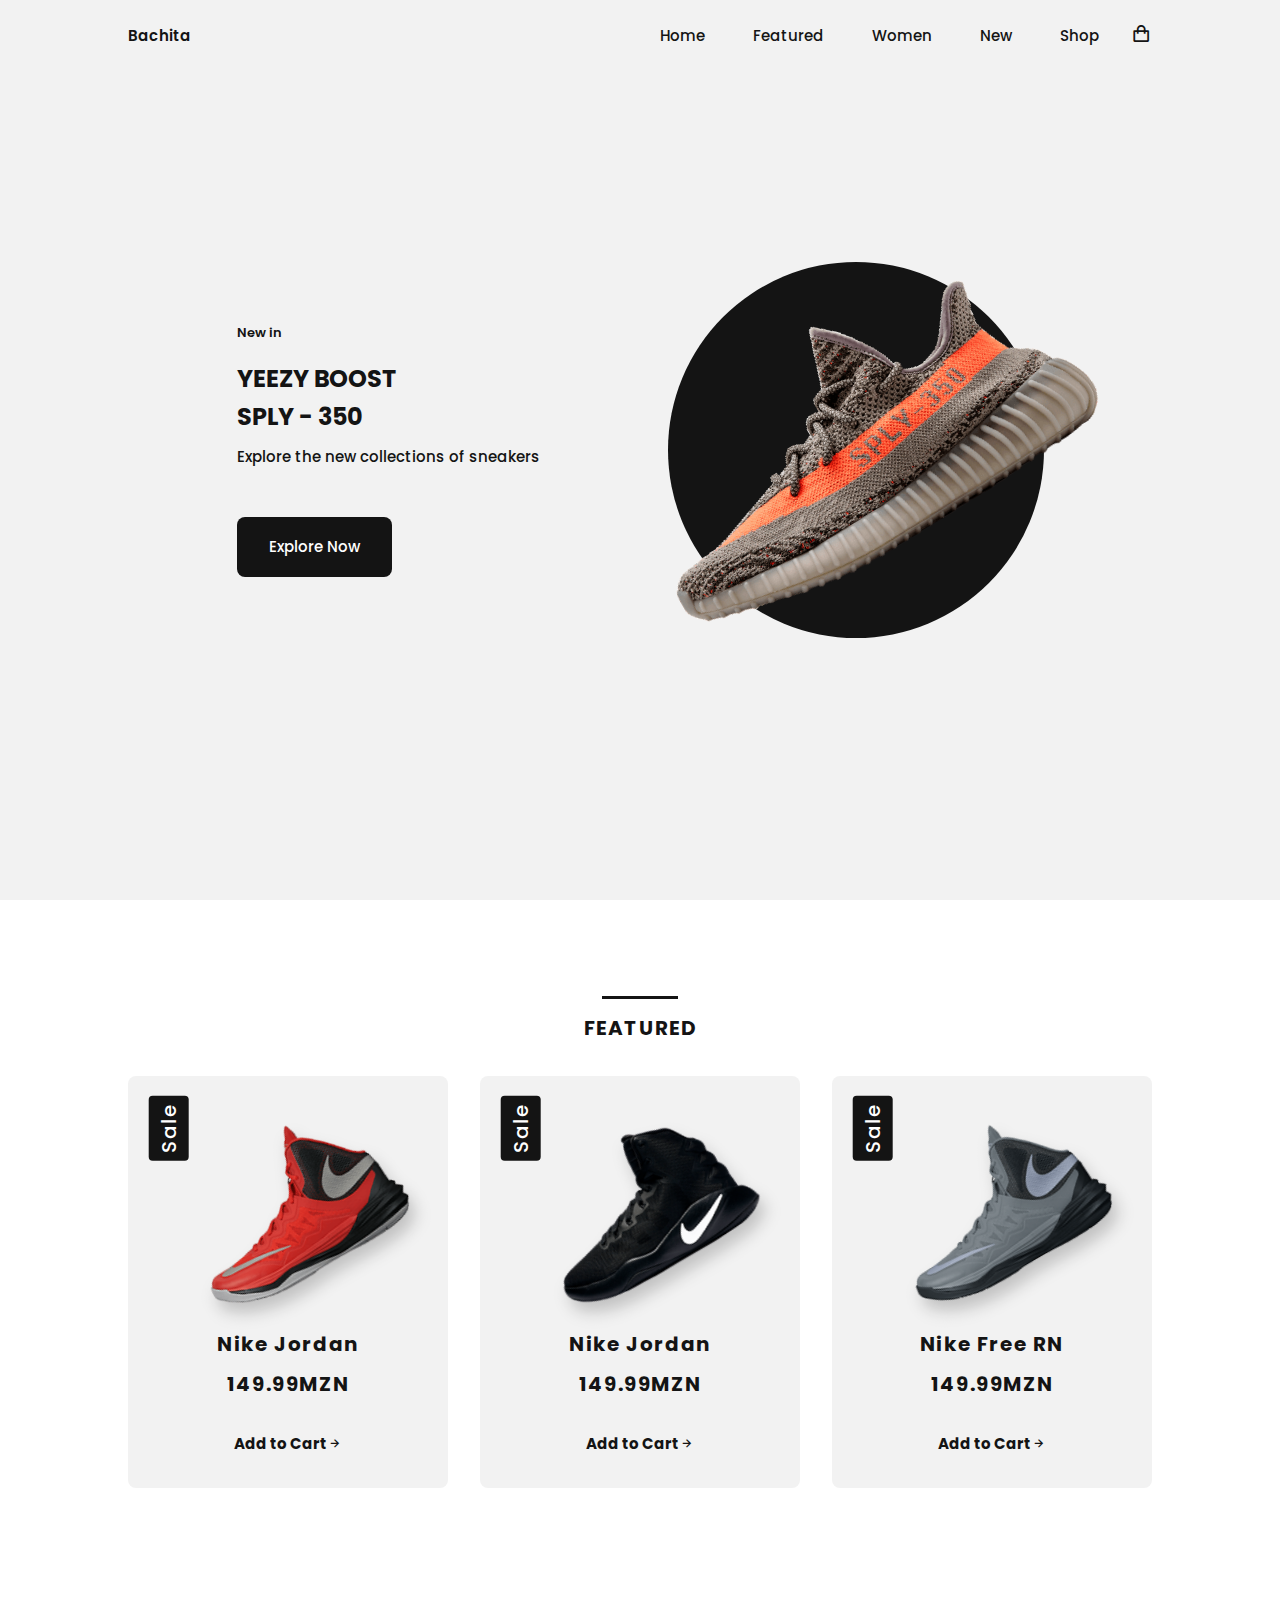
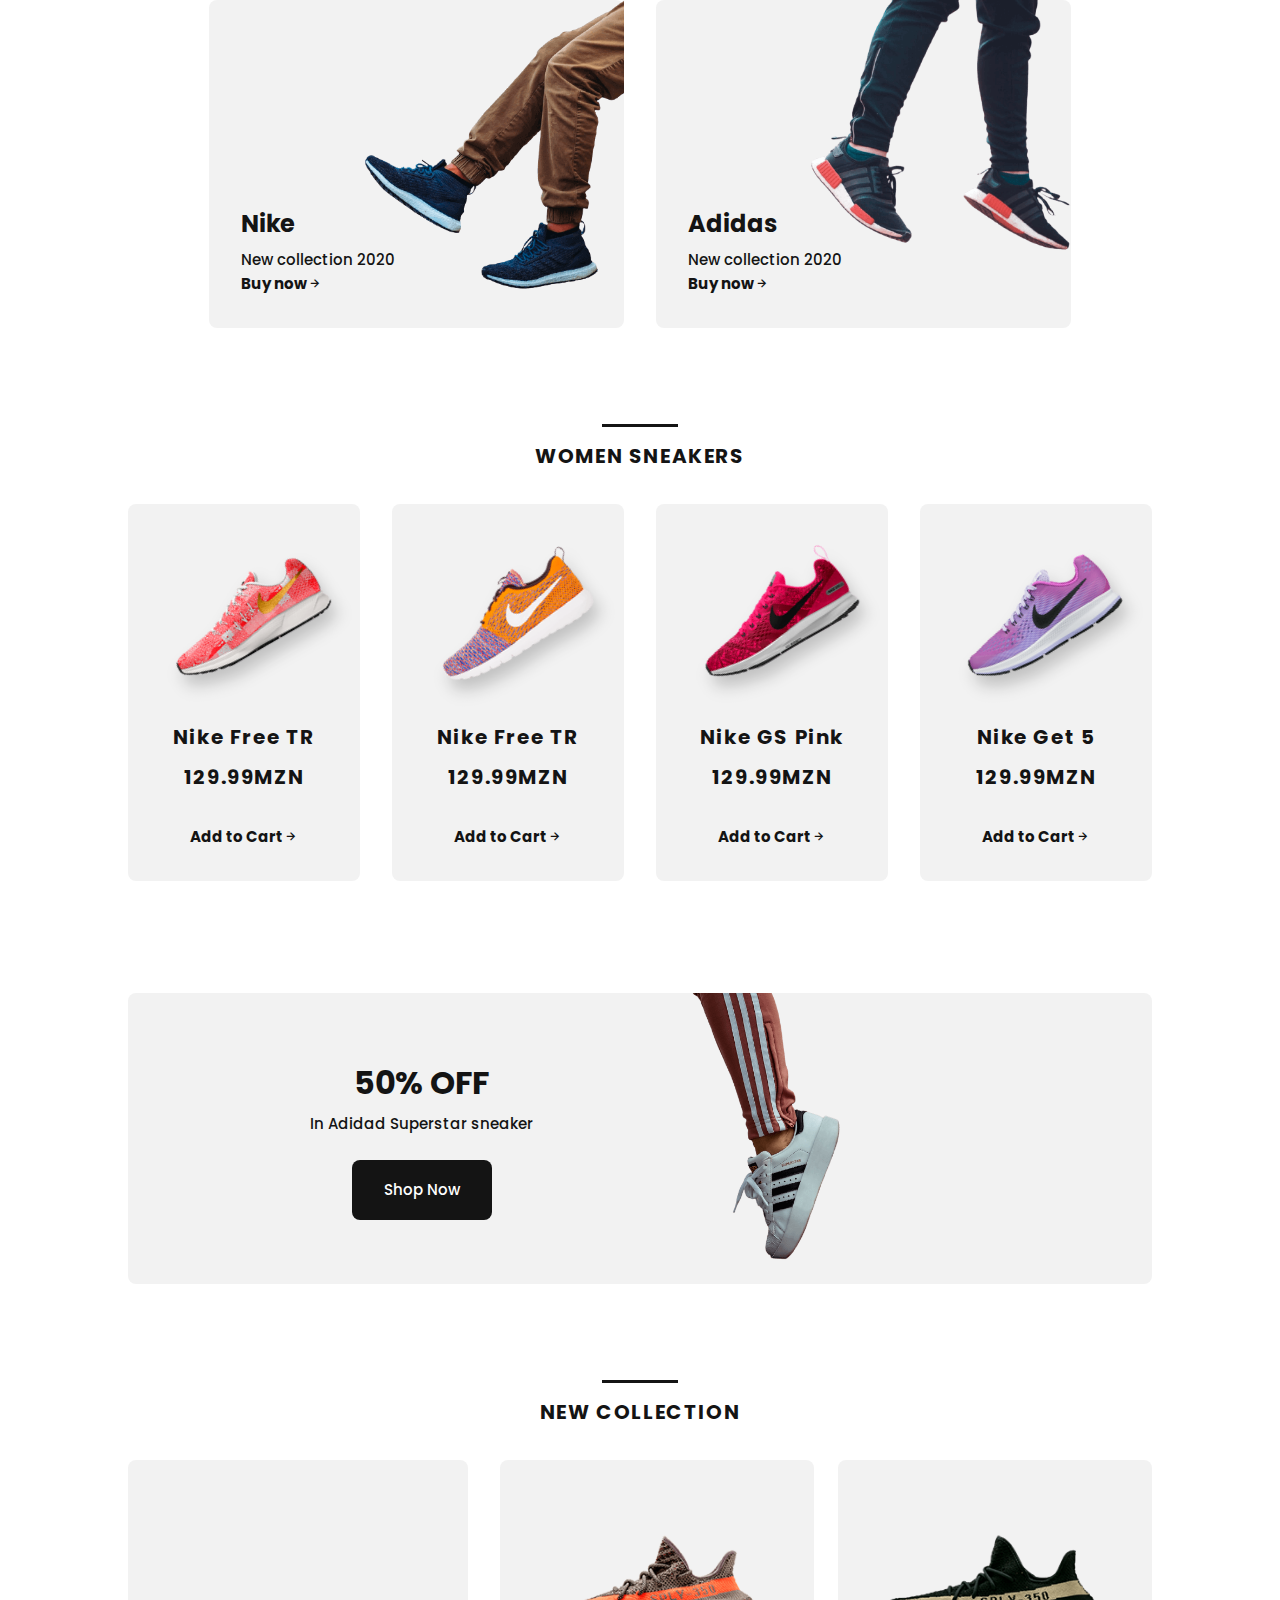
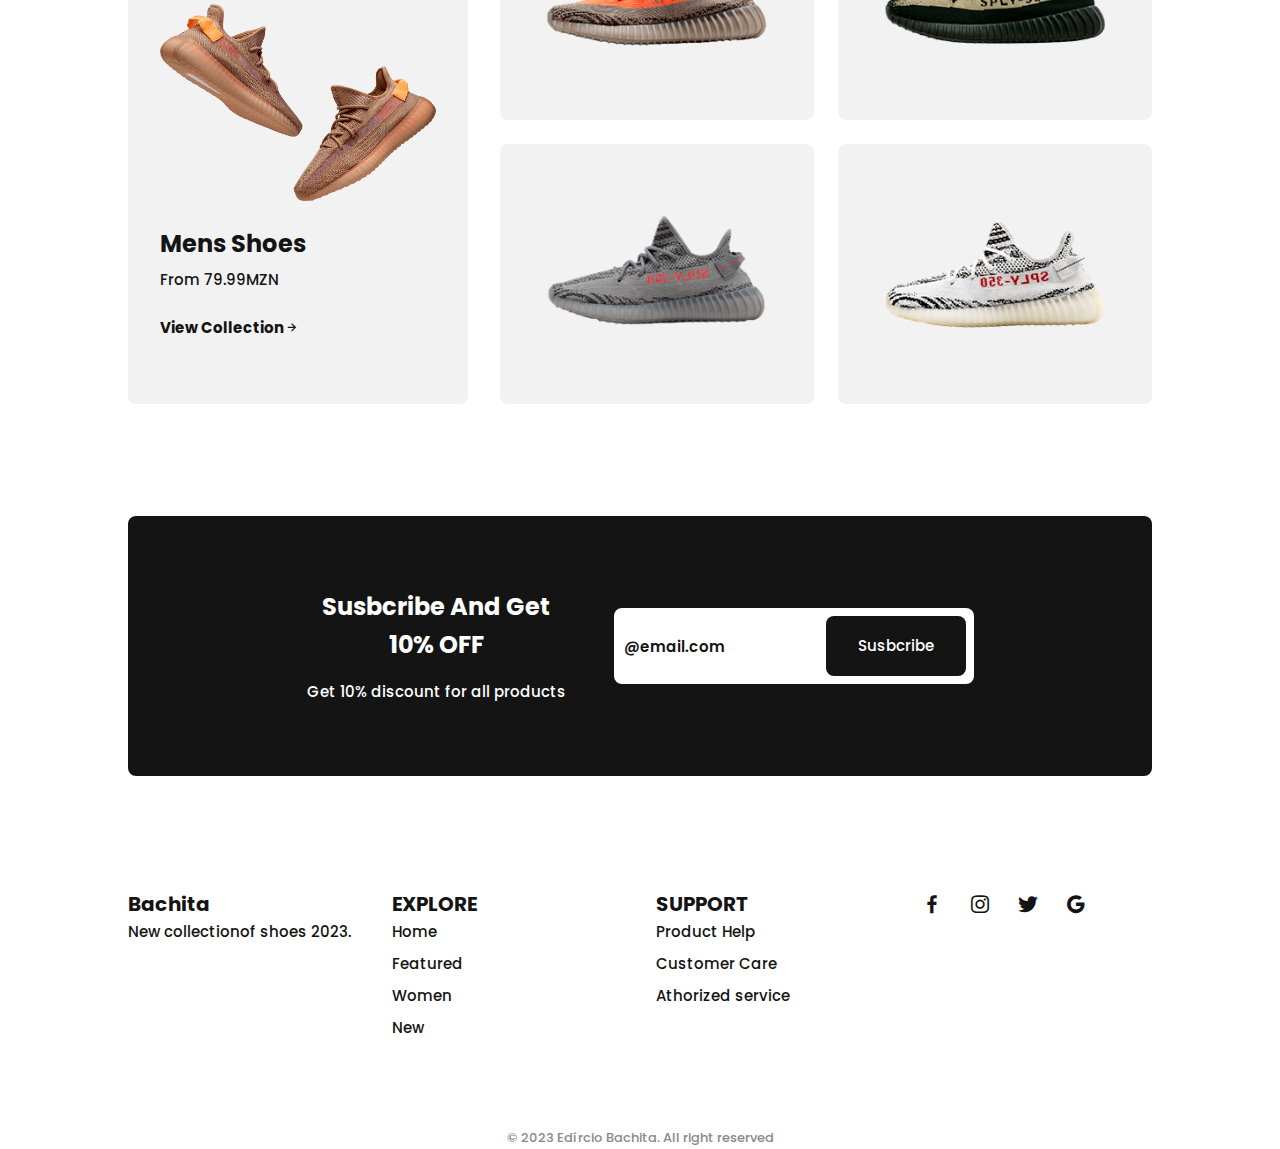
<file: index.html>
<!DOCTYPE html>
<html lang="en">

<head>
    <meta charset="UTF-8">
    <meta name="viewport" content="width=device-width, initial-scale=1.0">

    <!-- ===== CSS ===== -->
    <link rel="stylesheet" href="assets/css/styles.css">

    <!-- ===== BOX ICONS ===== -->
    <link rel="stylesheet" href="assets/boxicons/css/boxicons.min.css">


    <title>Ecommerce Website</title>
</head>

<body>

    <!--===== HEADER =====-->
    <header class="l-header" id="header">
        <nav class="nav bd-grid">
            <div class="nav__toggle" id="nav-toggle">
                <i class="bx bxs-grid"></i>
            </div>

            <a href="#" class="nav__logo">Bachita</a>

            <div class="nav__menu" id="nav-menu">
                <ul class="nav__list">
                    <li class="nav__item"><a href="#home" class="nav__link ">Home</a></li>
                    <li class="nav__item"><a href="#featured" class="nav__link">Featured</a></li>
                    <li class="nav__item"><a href="#women" class="nav__link">Women</a></li>
                    <li class="nav__item"><a href="#new" class="nav__link">New</a></li>
                    <li class="nav__item"><a href="shop.html#shop" class="nav__link">Shop</a></li>
                </ul>
            </div>

            <div class="nav__shop">
                <i class="bx bx-shopping-bag"></i>
            </div>
        </nav>
    </header>

    <main class="l-main">
        <!--===== HOME =====-->
        <section class="home" id="home">
            <div class="home__container bd-grid">
                <div class="home__sneaker">
                    <div class="home__shape"></div>
                    <img src="assets/img/imghome.png" alt="" class="home__img">
                </div>

                <div class="home__data">
                    <span class="home__new">New in</span>
                    <h1 class="home__title">YEEZY BOOST <br> SPLY - 350</h1>
                    <p class="home__description">Explore the new collections of sneakers</p>
                    <a href="#" class="button">Explore Now</a>
                </div>
            </div>
        </section>

        <!--===== FEATURED =====-->
        <section class="featured section" id="featured">
            <h2 class="section-title">FEATURED</h2>

            <div class="featured__container bd-grid">
                <article class="sneaker">
                    <div class="sneaker__sale">Sale
                    </div>
                    <img src="assets/img/featured1.png" alt="" class="sneaker__img">
                    <span class="sneaker__name">Nike Jordan</span>
                    <span pan class="sneaker__preci">149.99MZN</span>
                    <a href="" class="button-light">Add to Cart<i class="bx bx-right-arrow-alt bitton-icon">
                        </i></a>
                </article>

                <article class="sneaker">
                    <div class="sneaker__sale">Sale
                    </div>
                    <img src="assets/img/featured2.png" alt="" class="sneaker__img">
                    <span class="sneaker__name">Nike Jordan</span>
                    <span class="sneaker__preci">149.99MZN</span>
                    <a href="" class="button-light">Add to Cart<i class="bx bx-right-arrow-alt bitton-icon">
                        </i></a>
                </article>

                <article class="sneaker">
                    <div class="sneaker__sale">Sale
                    </div>
                    <img src="assets/img/featured3.png" alt="" class="sneaker__img">
                    <span class="sneaker__name">Nike Free RN</span>
                    <span class="sneaker__preci">149.99MZN</span>
                    <a href="" class="button-light">Add to Cart<i class="bx bx-right-arrow-alt bitton-icon">
                        </i></a>
                </article>

            </div>
        </section>

        <!--===== COLLECTION =====-->
        <section class="collection section">
            <div class="collection__container bd-grid">
                
                <div class="collection__card">
                    <div class="collection__data">
                        <h3 class="collection__name">Nike</h3>
                        <p class="collection__descriotion">New collection 2020</p>
                        <a href="" class="button-light">Buy now<i class="bx bx-right-arrow-alt bitton-icon"></i></a>
                    </div>
                    
                    <img src="assets/img/collection1.png" alt="" class="collection__img">
                </div>

                <div class="collection__card">
                    <div class="collection__data">
                        <h3 class="collection__name">Adidas</h3>
                        <p class="collection__descriotion">New collection 2020</p>
                        <a href="" class="button-light">Buy now<i class="bx bx-right-arrow-alt bitton-icon"></i></a>
                    </div>

                    <img src="assets/img/collection2.png" alt="" class="collection__img">
                </div>

            </div>
        </section>

        <!--===== WOMEN SNEAKERS =====-->
        <section class="women section" id="women">
            <h2 class="section-title">WOMEN SNEAKERS</h2>
            <div class="women__container bd-grid">
                <article class="sneaker">
                    <img src="assets/img/women1.png" alt="" class="sneaker__img">
                    <span class="sneaker__name">Nike Free TR</span>
                    <span class="sneaker__preci">129.99MZN</span>
                    <a href="" class="button-light">Add to Cart<i class="bx bx-right-arrow-alt bitton-icon">
                        </i></a>
                </article>

                <article class="sneaker">
                    <img src="assets/img/women2.png" alt="" class="sneaker__img">
                    <span class="sneaker__name">Nike Free TR</span>
                    <span class="sneaker__preci">129.99MZN</span>
                    <a href="" class="button-light">Add to Cart<i class="bx bx-right-arrow-alt bitton-icon">
                        </i></a>
                </article>

                <article class="sneaker">
                    <img src="assets/img/women3.png" alt="" class="sneaker__img">
                    <span class="sneaker__name">Nike GS Pink</span>
                    <span class="sneaker__preci">129.99MZN</span>
                    <a href="" class="button-light">Add to Cart<i class="bx bx-right-arrow-alt bitton-icon">
                        </i></a>
                </article>

                <article class="sneaker">
                    <img src="assets/img/women4.png" alt="" class="sneaker__img">
                    <span class="sneaker__name">Nike Get 5</span>
                    <span class="sneaker__preci">129.99MZN</span>
                    <a href="" class="button-light">Add to Cart<i class="bx bx-right-arrow-alt bitton-icon">
                        </i></a>
                </article>
            </div>
        </section>

        <!--===== OFFER =====-->
        <section class="offer section">
            <div class="offer__container bd-grid">
                <div class="offer__data">
                    <h3 class="offer__title">50% OFF</h3>
                    <p class="offer__description">In Adidad Superstar sneaker</p>
                    <a href="#" class="button">Shop Now</a>
                </div>
                <img src="assets/img/offert.png" alt="" class="offer__img">
            </div>
        </section>

        <!--===== NEW COLLECTION =====-->
        <section class="new section" id="new">
            <h2 class="section-title"> NEW COLLECTION</h2>

            <div class="new__container bd-grid">
                <div class="new__mens">
                    <img src="assets/img/new1.png" alt="" class="new__mens-img">
                    <h3 class="new__title">Mens Shoes</h3>
                    <span class="new__preci">From 79.99MZN</span>
                    <a href="" class="button-light">View Collection<i class="bx bx-right-arrow-alt bitton-icon"></i></a>
                </div>

                <div class="new__sneaker">
                    <div class="new__sneaker-card">
                        <img src="assets/img/new2.png" alt="" class="new__sneaker-img">
                        <div class="new__sneaker-overlay">
                            <a href="" class="button">Add to Cart</a>
                        </div>
                    </div>

                    <div class="new__sneaker-card">
                        <img src="assets/img/new3.png" alt="" class="new__sneaker-img">
                        <div class="new__sneaker-overlay">
                            <a href="" class="button">Add to Cart</a>
                        </div>
                    </div>

                    <div class="new__sneaker-card">
                        <img src="assets/img/new4.png" alt="" class="new__sneaker-img">
                        <div class="new__sneaker-overlay">
                            <a href="" class="button">Add to Cart</a>
                        </div>
                    </div>

                    <div class="new__sneaker-card">
                        <img src="assets/img/new5.png" alt="" class="new__sneaker-img">
                        <div class="new__sneaker-overlay">
                            <a href="" class="button">Add to Cart</a>
                        </div>
                    </div>
                </div>
            </div>
        </section>

        <!--===== NEWSLETTER =====-->
        <section class="newsletter section">
            <div class="newsletter__container bd-grid">
                <div>
                    <h3 class="newsletter__title">Susbcribe And Get <br> 10% OFF</h3>
                    <p class="newsletter__description">Get 10% discount for all products</p>
                </div>

                <form action="" class="newsletter__subscribe">
                    <input type="text" name="" placeholder="@email.com" class="newsletter__input">
                    <a href="" class="button">Susbcribe</a> 
                </form>
            </div>
        </section>

    </main>

    <!--===== FOOTER =====-->
    <footer class="footer section">
        <div class="footer__container bd-grid">
            <div class="footer__box">
                <h3 class="footer__title">Bachita</h3>
                <p class="footer__description">New collectionof shoes 2023.</p>
            </div>
            
            <div class="footer__box">
                <h3 class="footer__title">EXPLORE</h3>
                <ul>
                    <li><a href="#home" class="footer__link">Home</a></li>
                    <li><a href="#featured" class="footer__link">Featured</a></li>
                    <li><a href="#women" class="footer__link">Women</a></li>
                    <li><a href="#new" class="footer__link">New</a></li>
                </ul>
            </div>

            <div class="footer__box">
                <h3 class="footer__title">SUPPORT</h3>
                <ul>
                    <li><a href="#" class="footer__link">Product Help</a></li>
                    <li><a href="#" class="footer__link">Customer Care</a></li>
                    <li><a href="#" class="footer__link">Athorized service</a></li>
                </ul>
            </div>

            <div class="footer__box">
                <a href="" class="footer__social"><i class="bx bxl-facebook"></i></a>
                <a href="" class="footer__social"><i class="bx bxl-instagram"></i></a>
                <a href="" class="footer__social"><i class="bx bxl-twitter"></i></a>
                <a href="" class="footer__social"><i class="bx bxl-google"></i></a>
            </div>

        </div>

        <p class="footer__copy">&#169; 2023 Edírcio Bachita. All right reserved</p>
    </footer>

    <!--===== MAIN JS =====-->
    <script src="assets/js/main.js"></script>

</body>

</html>
</file>
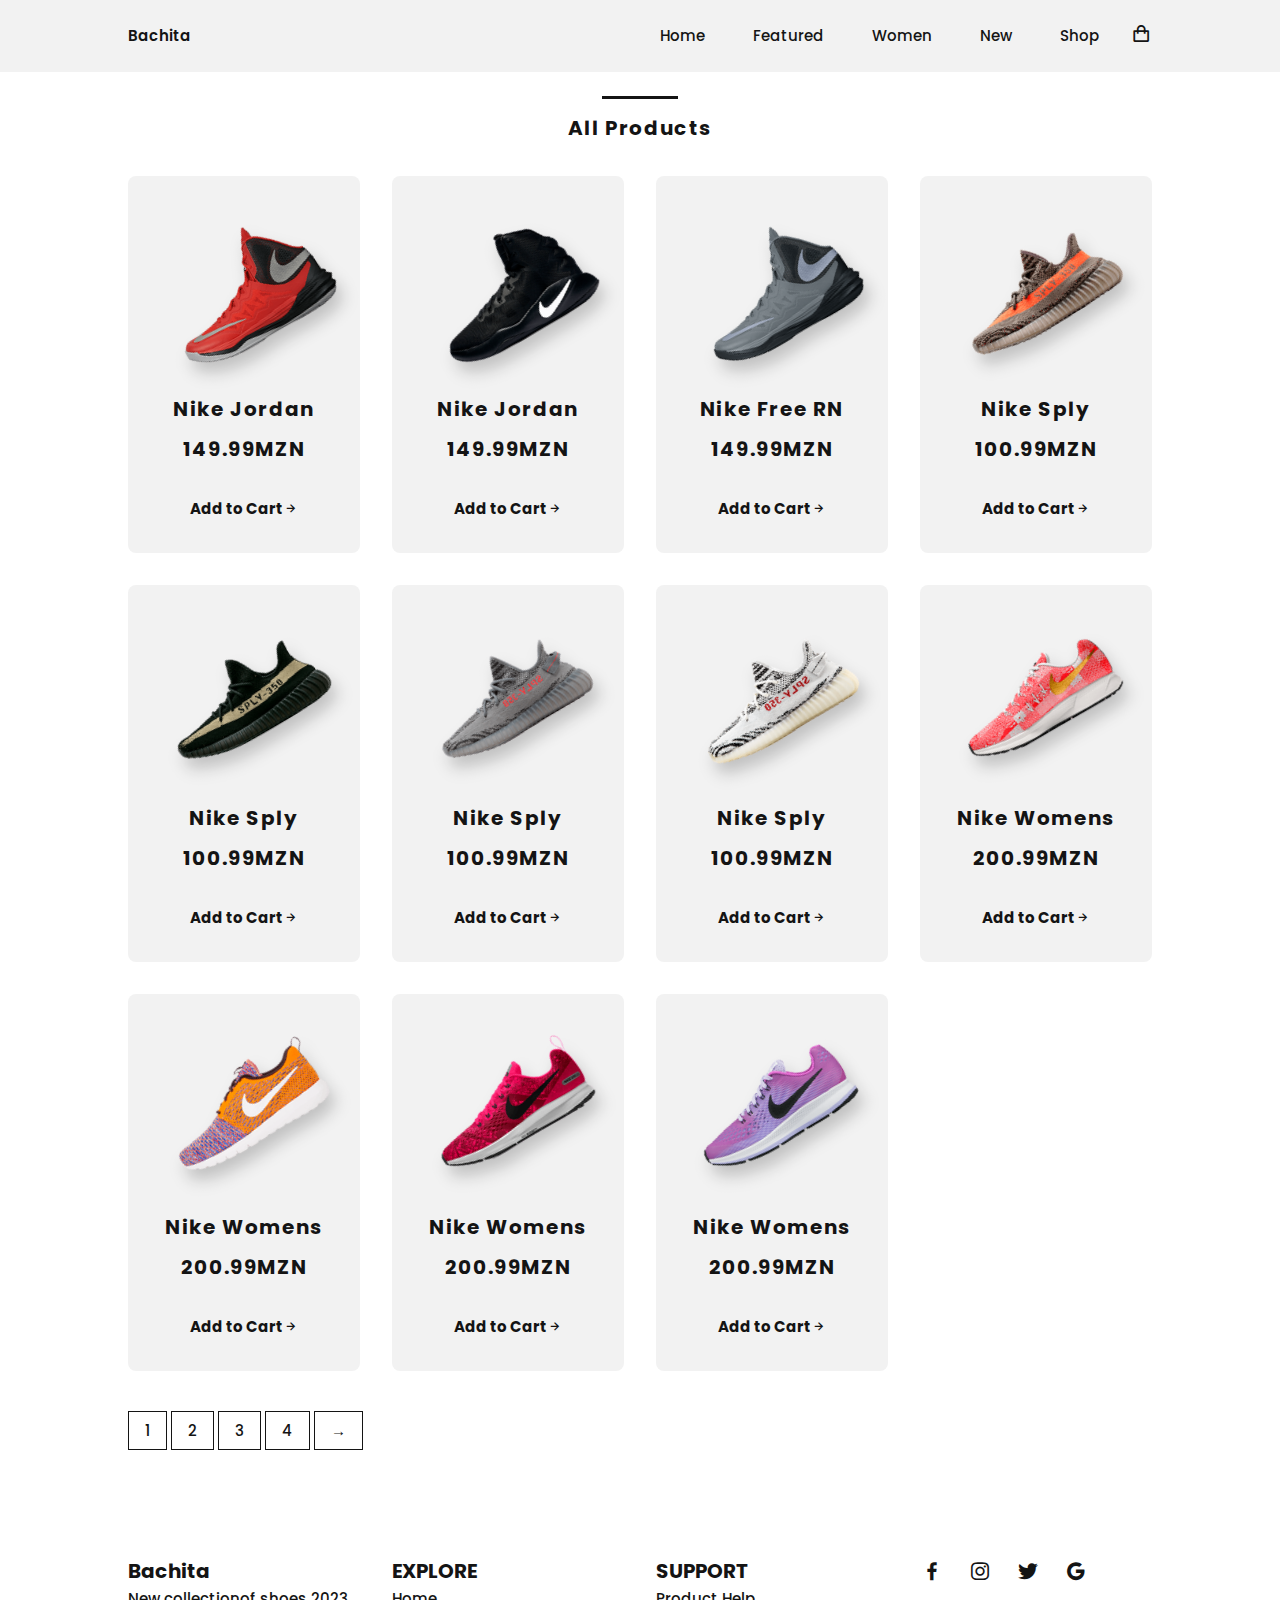
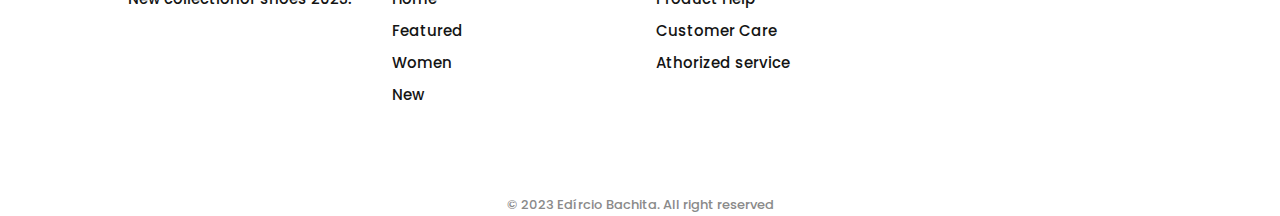
<file: shop.html>
<!DOCTYPE html>
<html lang="en">
    <head>
        <meta charset="UTF-8">
        <meta name="viewport" content="width=device-width, initial-scale=1.0">
    
        <!-- ===== CSS ===== -->
        <link rel="stylesheet" href="assets/css/styles.css">
    
        <!-- ===== BOX ICONS ===== -->
        <link rel="stylesheet" href="assets/boxicons/css/boxicons.min.css">
    
    
        <title>Ecommerce Website</title>
    </head>
    <body>

        <!--===== HEADER =====-->
        <header class="l-header" id="header">
            <nav class="nav bd-grid">
                <div class="nav__toggle" id="nav-toggle">
                    <i class="bx bxs-grid"></i>
                </div>

                <a href="#" class="nav__logo">Bachita</a>

                <div class="nav__menu" id="nav-menu">
                    <ul class="nav__list">
                        <li class="nav__item"><a href="index.html" class="nav__link ">Home</a></li>
                        <li class="nav__item"><a href="index.html#featured" class="nav__link">Featured</a></li>
                        <li class="nav__item"><a href="index.html#women" class="nav__link">Women</a></li>
                        <li class="nav__item"><a href="index.html#new" class="nav__link">New</a></li>
                        <li class="nav__item"><a href="#shop" class="nav__link">Shop</a></li>
                    </ul>
                </div>

                <div class="nav__shop">
                    <i class="bx bx-shopping-bag"></i>
                </div>
            </nav>
        </header>
        

        <main class="l-main">
            <!--==== ALL PRODUCTS  ====-->
            <section class="featured section" id="shop">
                <h2 class="section-title">All Products</h2>
    
                <div class="featured__container bd-grid">
                    <article class="sneaker">
                        <img src="assets/img/featured1.png" alt="" class="sneaker__img">
                        <span class="sneaker__name">Nike Jordan</span>
                        <span pan class="sneaker__preci">149.99MZN</span>
                        <a href="" class="button-light">Add to Cart<i class="bx bx-right-arrow-alt bitton-icon"></i></a>
                    </article>
    
                    <article class="sneaker">                        
                        <img src="assets/img/featured2.png" alt="" class="sneaker__img">
                        <span class="sneaker__name">Nike Jordan</span>
                        <span class="sneaker__preci">149.99MZN</span>
                        <a href="" class="button-light">Add to Cart<i class="bx bx-right-arrow-alt bitton-icon"></i></a>
                    </article>
    
                    <article class="sneaker">
                        <img src="assets/img/featured3.png" alt="" class="sneaker__img">
                        <span class="sneaker__name">Nike Free RN</span>
                        <span class="sneaker__preci">149.99MZN</span>
                        <a href="" class="button-light">Add to Cart<i class="bx bx-right-arrow-alt bitton-icon"></i></a>
                    </article>
    
                    <article class="sneaker">
                        <img src="assets/img/new2.png" alt="" class="sneaker__img">
                        <span class="sneaker__name">Nike Sply</span>
                        <span class="sneaker__preci">100.99MZN</span>
                        <a href="" class="button-light">Add to Cart<i class="bx bx-right-arrow-alt bitton-icon"></i></a>
                    </article>

                    <article class="sneaker">
                        <img src="assets/img/new3.png" alt="" class="sneaker__img">
                        <span class="sneaker__name">Nike Sply</span>
                        <span class="sneaker__preci">100.99MZN</span>
                        <a href="" class="button-light">Add to Cart<i class="bx bx-right-arrow-alt bitton-icon"></i></a>
                    </article>

                    <article class="sneaker">
                        <img src="assets/img/new4.png" alt="" class="sneaker__img">
                        <span class="sneaker__name">Nike Sply</span>
                        <span class="sneaker__preci">100.99MZN</span>
                        <a href="" class="button-light">Add to Cart<i class="bx bx-right-arrow-alt bitton-icon"></i></a>
                    </article>

                    <article class="sneaker">
                        <img src="assets/img/new5.png" alt="" class="sneaker__img">
                        <span class="sneaker__name">Nike Sply</span>
                        <span class="sneaker__preci">100.99MZN</span>
                        <a href="" class="button-light">Add to Cart<i class="bx bx-right-arrow-alt bitton-icon"></i></a>
                    </article>
    
                    <article class="sneaker">
                        <img src="assets/img/women1.png" alt="" class="sneaker__img">
                        <span class="sneaker__name">Nike Womens</span>
                        <span class="sneaker__preci">200.99MZN</span>
                        <a href="" class="button-light">Add to Cart<i class="bx bx-right-arrow-alt bitton-icon"></i></a>
                    </article>
    
                    <article class="sneaker">
                        <img src="assets/img/women2.png" alt="" class="sneaker__img">
                        <span class="sneaker__name">Nike Womens</span>
                        <span class="sneaker__preci">200.99MZN</span>
                        <a href="" class="button-light">Add to Cart<i class="bx bx-right-arrow-alt bitton-icon"></i></a>
                    </article>
    
                    <article class="sneaker">
                        <img src="assets/img/women3.png" alt="" class="sneaker__img">
                        <span class="sneaker__name">Nike Womens</span>
                        <span class="sneaker__preci">200.99MZN</span>
                        <a href="" class="button-light">Add to Cart<i class="bx bx-right-arrow-alt bitton-icon"></i></a>
                    </article>
    
                    <article class="sneaker">
                        <img src="assets/img/women4.png" alt="" class="sneaker__img">
                        <span class="sneaker__name">Nike Womens</span>
                        <span class="sneaker__preci">200.99MZN</span>
                        <a href="" class="button-light">Add to Cart<i class="bx bx-right-arrow-alt bitton-icon"></i></a>
                    </article>
                    
                </div>
                <div class="sneaker__pages bd-grid">
                    <div>
                        <span class="sneaker__pag">1</span> 
                        <span class="sneaker__pag">2</span> 
                        <span class="sneaker__pag">3</span> 
                        <span class="sneaker__pag">4</span> 
                        <span class="sneaker__pag">&#8594;</span> 
                    </div>
                </div>
            </section>
        </main>

        <!--===== FOOTER =====-->
        <footer class="footer section">
            <div class="footer__container bd-grid">
                <div class="footer__box">
                    <h3 class="footer__title">Bachita</h3>
                    <p class="footer__description">New collectionof shoes 2023.</p>
                </div>
                
                <div class="footer__box">
                    <h3 class="footer__title">EXPLORE</h3>
                    <ul>
                        <li><a href="#home" class="footer__link">Home</a></li>
                        <li><a href="#featured" class="footer__link">Featured</a></li>
                        <li><a href="#women" class="footer__link">Women</a></li>
                        <li><a href="#new" class="footer__link">New</a></li>
                    </ul>
                </div>
    
                <div class="footer__box">
                    <h3 class="footer__title">SUPPORT</h3>
                    <ul>
                        <li><a href="#" class="footer__link">Product Help</a></li>
                        <li><a href="#" class="footer__link">Customer Care</a></li>
                        <li><a href="#" class="footer__link">Athorized service</a></li>
                    </ul>
                </div>
    
                <div class="footer__box">
                    <a href="" class="footer__social"><i class="bx bxl-facebook"></i></a>
                    <a href="" class="footer__social"><i class="bx bxl-instagram"></i></a>
                    <a href="" class="footer__social"><i class="bx bxl-twitter"></i></a>
                    <a href="" class="footer__social"><i class="bx bxl-google"></i></a>
                </div>
    
            </div>
    
            <p class="footer__copy">&#169; 2023 Edírcio Bachita. All right reserved</p>
        </footer>

        <!--===== MAIN JS =====-->
        <script src="assets/js/main.js"></script>
        
    </body>
</html>
</file>
<file: assets/css/styles.css>
/*===== GOOGLE FONTS =====*/
@import url("https://fonts.googleapis.com/css2?family=Poppins:wght@400;500;600;700&display=swap");
/*===== VARIABLES CSS =====*/
  :root{
    --header-height: 3rem;
    /*===== Font weight =====*/
    --font-medium: 500;
    --font-semi-bold: 600;
    --font-bold: 700;
  
    /*===== Colores =====*/
    --dark-color:#141414;
    --dark-color-light:#8a8a8a;
    --dark-color-lighten:#f2f2f2;
    --white-color:#fff;
  
    /*===== Font and typography =====*/
    --body-font: 'Poppins', sans-serif;
    --big-font-size: 1.25rem;
    --bigger-font-size: 1.5rem;
    --biggest-font-size: 2rem;
    --h2-font-size: 1.25rem;
    --normal-font-size: .938rem;
    --smaller-font-size: .813rem;

    /*===== Margenes =====*/
    --mb-1: .5rem;
    --mb-2: 1rem;
    --mb-3: 1.5rem;
    --mb-4: 2rem;
    --mb-5: 2.5rem;
    --mb-6: 3rem;
  
    /*===== z index =====*/
    --z-fixed: 100;
    
    /*===== Rotate img =====*/
    --rotate-img: rotate(-30deg);

    @media screen and (min-width: 768px) {
      :root{
        /*===== Font and typography =====*/
        --big-font-size: 1.5rem;
        --bigger-font-size: 2rem;
        --biggest-font-size: 3rem;
        --normal-font-size: 1rem;
        --smaller-font-size: .875rem;
      }
    }

  }

/*===== BASE =====*/
*,::before,::after{
  box-sizing: border-box;
}

html{
  scroll-behavior: smooth;
}

body{
  margin: var(--header-height) 0 0 0;
  font-family: var(--body-font);
  font-size: var(--normal-font-size);
  font-weight: var(--font-medium);
  color: var(--dark-color);
  line-height: 1.6;
}

h1,h2,h3,p,ul{
  margin: 0;
}

ul{
  padding: 0;
  list-style: none;
}

a{
  text-decoration: none;
  color: var(--dark-color);
}

img{
  max-width: 100%;
  height: auto;
  display: block;
}

/*===== CLASS CSS ===== */
.section{
  padding: 5rem 0 2rem;
}

.section-title{
  position: relative;
  font-size: var(--big-font-size);
  margin-bottom: var(--mb-4);
  text-align: center;
  letter-spacing: .1rem;
}

.section-title::after{
  content: '';
  position: absolute;
  width: 56px;
  height: .18rem;
  top: -1rem;
  left: 0;
  right: 0;
  margin: auto;
  background-color: var(--dark-color);
}

/*===== LAYOUT =====*/
.bd-grid{
  max-width: 1024px;
  display: grid;
  grid-template-columns: 100%;
  column-gap: 2rem;
  width: calc(100% - 2rem);
  margin-left: var(--mb-2);
  margin-right: var(--mb-2);
}

.l-header{
  width: 100%;
  position: fixed;
  top: 0;
  left: 0;
  z-index: var(--z-fixed);
  background-color: var(--dark-color-lighten);
}
/*===== NAV =====*/
.nav{
  height: var(--header-height);
  display: flex;
  justify-content: space-between;
  align-items: center;
}

@media screen and (max-width: 768px) {
  .nav__menu{
    position: fixed;
    top: var(--header-height);
    left: -100%;
    width: 70%;
    height: 100vh;
    padding: 2rem;
    background-color: var(--white-color);
    transition: .5s;
  }
  
}

.nav__item{
  margin-bottom: var(--mb-4);
}

.nav__logo{
  font-weight: var(--font-semi-bold);
}

.nav__toggle, .nav__shop{
  font-size: 1.3rem;
  cursor: pointer;
}

/*Show menu*/
.show{
  left: 0;
}

/*Active link*/
.active{
  position: relative;
}

.active::before{
  content: '';
  position: absolute;
  bottom: -.5rem;
  left: 45%;
  width: 4px;
  height: 4px;
  background-color: var(--dark-color);
  border-radius: 50%;
}


/*Change color header*/
.scroll-header{
  background-color: var(--white-color);
  box-shadow: 0 2px 4px rgba(0, 0, 0, .1);
}

/*===== HOME =====*/
.home{
  background-color: var(--dark-color-lighten);
  overflow: hidden;
}

.home__container{
  height: calc(100vh - var(--header-height));
}

.home__sneaker{
  position: relative;
  display: flex;
  justify-content: center;
  align-self: center;
}

.home__shape{
  width: 220px;
  height: 220px;
  background-color: var(--dark-color);
  border-radius: 50%;
}

.home__img{
  position: absolute;
  top: 1.5rem;
  max-width: initial;
  width: 275px;
  transform: var(--rotate-img);
}
.home__new{
  display: block;
  font-size: var(--smaller-font-size);
  font-weight: var(--font-semi-bold);
  margin-bottom: var(--mb-2);
}

.home__title{
  font-size: var(--bigger-font-size);
  margin-bottom: var(--mb-1);
}
.home__description{
  margin-bottom: var(--mb-6);
}
/*BUTTONS*/
.button{
  display: inline-block;
  background-color: var(--dark-color);
  color: var(--white-color);
  padding: 1.125rem 2rem;
  font-weight: var(--font-medium);
  border-radius: .5rem;
  transition: .3s;
}

button:hover{
  transform: translateY(-.25rem);
}
.button-light{
  display: inline-flex;
  color: var(--dark-color);
  font-weight: var(--font-bold);
  align-items: center;
}

.button-icon{
  font-size: 1.25rem;
  margin-left: var(--mb-1);
  transition: .3s;
}

.button-light:hover .button-icon{
  transform: translateX(.25rem);
}


/*===== FEATURED =====*/
.featured__container{
  row-gap: 2rem;
  grid-template-columns: repeat(auto-fit, minmax(220px, 1fr));
}

.sneaker{
  position: relative;
  display: flex;
  flex-direction: column;
  align-items: center;
  padding: 2rem;
  background-color: var(--dark-color-lighten);
  border-radius: .5rem;
  transition: .3s;
}
.sneaker__sale{
  position: absolute;
  left: .5rem;
  background-color: var(--dark-color);
  color: var(--white-color);
  padding: .25rem .5rem;
  border-radius: .25rem;
  font-size: var(--h2-font-size);
  transform: rotate(-90deg);
  letter-spacing: .1rem;
}

.sneaker__img{
  width: 220px;
  margin-top: var(--mb-3);
  margin-bottom: var(--mb-6);
  transform: var(--rotate-img);
  filter: drop-shadow(0 12px 8px rgba(0,0,0,.2));
}

.sneaker__name, .sneaker__preci{
  font-size: var(--h2-font-size);
  letter-spacing: .1rem;
  font-weight: var(--font-bold);
}

.sneaker__name{
  margin-bottom: var(--mb-1);
}

.sneaker__preci{
  margin-bottom: var(--mb-4);
}

.sneaker:hover{
  transform: translateY(-.5rem);
}

.sneaker__pages{
  margin-top: var(--mb-6);
}

.sneaker__pag{
  padding: .5rem 1rem;
  border: 1px solid var(--dark-color);
}
.sneaker__pag:hover{
  background-color: var(--dark-color);
  color: var(--white-color);
}
/*===== COLLECTION =====*/
.collection__container{
  row-gap: 2rem;
  justify-content: center;
}

.collection__card{
  position: relative;
  display: flex;
  height: 328px;
  background-color: var(--dark-color-lighten);
  padding: 2rem;
  border-radius: .5rem;
  transition: .3s;
}

.collection__data{
  align-self: flex-end;
}

.collection__img{
  position: absolute;
  top: 0;
  right: 0;
  width: 230px;
}

.collection__name{
  font-size: var(--bigger-font-size);
  margin-bottom: .25rem;
}

.collection__description{
  margin-bottom: var(--mb-2);
}

.collection__card:hover{
  transform: translateY(-.5rem);
}
/*===== WOMEN SNEAKERS =====*/
.women__container{
  row-gap: 2rem;
  grid-template-columns: repeat(auto-fit, minmax(220px, 1fr));
}

/*===== OFFER =====*/
.offer__container{
  grid-template-columns: 55% 45%;
  column-gap: 0;
  background-color: var(--dark-color-lighten);
  border-radius: .5rem;
  justify-content: center;
}

.offer__data{
  padding: 4rem 0 4rem 1.5rem;
}

.offer__title{
  font-size: var(--biggest-font-size);
  margin-bottom: .25rem;
}

.offer__description{
  margin-bottom: var(--mb-3);
}

.offer__img{
  width: 153px;
}
/*===== NEW COLLECTION  =====*/
.new__container{
  row-gap: 2rem;

}

.new__mens{
  display: flex;
  flex-direction: column;
  justify-content: center;
  background-color: var(--dark-color-lighten);
  border-radius: .5rem;
  padding: 2rem;
}

.new__mens-img{
  width: 276px;
  margin-bottom: var(--mb-3);
}

.new__title{
  font-size: var(--bigger-font-size);
  margin-bottom: .25rem;
}

.new__preci{
  display: block;
  margin-bottom: var(--mb-3);
}

.new__sneaker{
  display: grid;
  gap: 1.5rem;
  grid-template-columns: repeat(auto-fit, minmax(220px, 1fr));
}

.new__sneaker-card{
  position: relative;
  padding: 3.5rem 1.5rem;
  background-color: var(--dark-color-lighten);
  border-radius: .5rem;
  overflow: hidden;
  display: flex;
  justify-content: center;
}

.new__sneaker-img{
  width: 220px;
}

.new__sneaker-overlay{
  position: absolute;
  left: 0;
  bottom: -100%;
  width: 100%;
  height: 100%;
  display: flex;
  justify-content: center;
  align-items: center;
  background-color: rgba(138, 138, 138, .3);
  transition: .3s;
}

.new__sneaker-card:hover .new__sneaker-overlay{
  bottom: 0;
}

/*===== NEWSLETTER =====*/
.newsletter__container{
  background-color: var(--dark-color);
  color: var(--white-color);
  padding: 2rem .5rem;
  border-radius: .5rem;
  text-align: center;
}

.newsletter__title{
  font-size: var(--bigger-font-size);
  margin-bottom: var(--mb-2);
}

.newsletter__description{
  margin-bottom: var(--mb-5);
}

.newsletter__subscribe{
  display: flex;
  column-gap: .5rem;
  background-color: var(--white-color);
  padding: .5rem;
  border-radius: .5rem;
}

.newsletter__input{
  outline: none;
  border: none;
  width: 90%;
  font-size: var(--normal-font-size);
}

.newsletter__input::placeholder{
  color: var(--dark-color);
  font-family: var(--body-font);
  font-size: var(--normal-font-size);
  font-weight: var(--font-semi-bold);
}

/*===== FOOTER =====*/
.footer__container{
  grid-template-columns: repeat(auto-fit, minmax(220px, 1fr));
}

.footer__box{
  margin-bottom: var(--mb-4);
}

.footer__title{
  font-size: var(--big-font-size);
}

.footer__link{
 display: block;
 width: max-content;
 margin-bottom: var(--mb-1); 
}

.footer__social{
  font-size: 1.5rem;
  margin-right: 1.25rem;
}

.footer__copy{
  padding-top: 3rem;
  font-size: var(--smaller-font-size);
  color: var(--dark-color-light);
  text-align: center;
}
/* ===== MEDIA QUERIES =====*/
@media screen and (min-width: 576px){
  /*===== COLLECTION =====*/
  .collection__container{
    grid-template-columns: 415px;
  }

  .collection__img{
    width: 260px;
  }  

  /*===== OFFER =====*/
  .offer__data{
    text-align: center;
  }

  /*===== NEW COLLECTION  =====*/
  .new__mens{
    align-items: center;
  }
}

@media screen and (min-width: 768px) {
  /*===== CLASS CSS ===== */
  body{
    margin: 0;
  }

  .section{
    padding: 7rem 0 0 0;
  }

  .section-title::after{
    width: 76px;
  }
  
  /*===== NAV =====*/ 
  .nav{
    height: calc(var(--header-height) + 1.5rem);
  }

  .nav__menu{
    margin-left: auto;
  }
  
  .nav__list{
    display: flex;
  }

  .nav__item{
    margin-left: var(--mb-6);
    margin-bottom: 0;
  }

  .nav__toggle{
    display: none;
  }

  /*===== HOME =====*/
  .home__container{
    height: 100vh;
    grid-template-columns: max-content max-content;
    justify-content: center;
    align-items: center;
  }

  .home__sneaker{
    order: 1;
  }

  .home__shape{
    width: 376px;
    height: 376px;
  }

  .home__img{
    width: 470px;
    top: 3.5rem;
    right: 0;
    left: -3rem;
  }

  /*===== NEWSLETTER =====*/
  .newsletter__container{
    grid-template-columns: max-content max-content;
    justify-content: center;
    align-items: center;
    padding: 4.5rem 2rem;
    column-gap: 3rem;
  }

  .newsletter__description{
    margin-bottom: 0;
  }
  
  .newsletter__subscribe{
    width: 360px;
    height: max-content;
  }
}


@media screen and (min-width: 1024px){
  /*===== CLASS CSS ===== */
  .bd-grid{
    margin-left: auto;
    margin-right: auto;
  }

  /*===== HOME =====*/
  .home__container{
    column-gap: 8rem;
  }
  
  /*===== COLLECTION =====*/
  .collection__container{
    grid-template-columns: repeat(2, 415px);
  }

  /*===== NEW COLLECTION  =====*/
  .new__container{
    grid-template-columns: max-content 1fr;
  }

  .new__mens{
    align-items: initial;
    justify-content: flex-end;
    padding: 4rem 2rem;
  }
  
}
</file>
